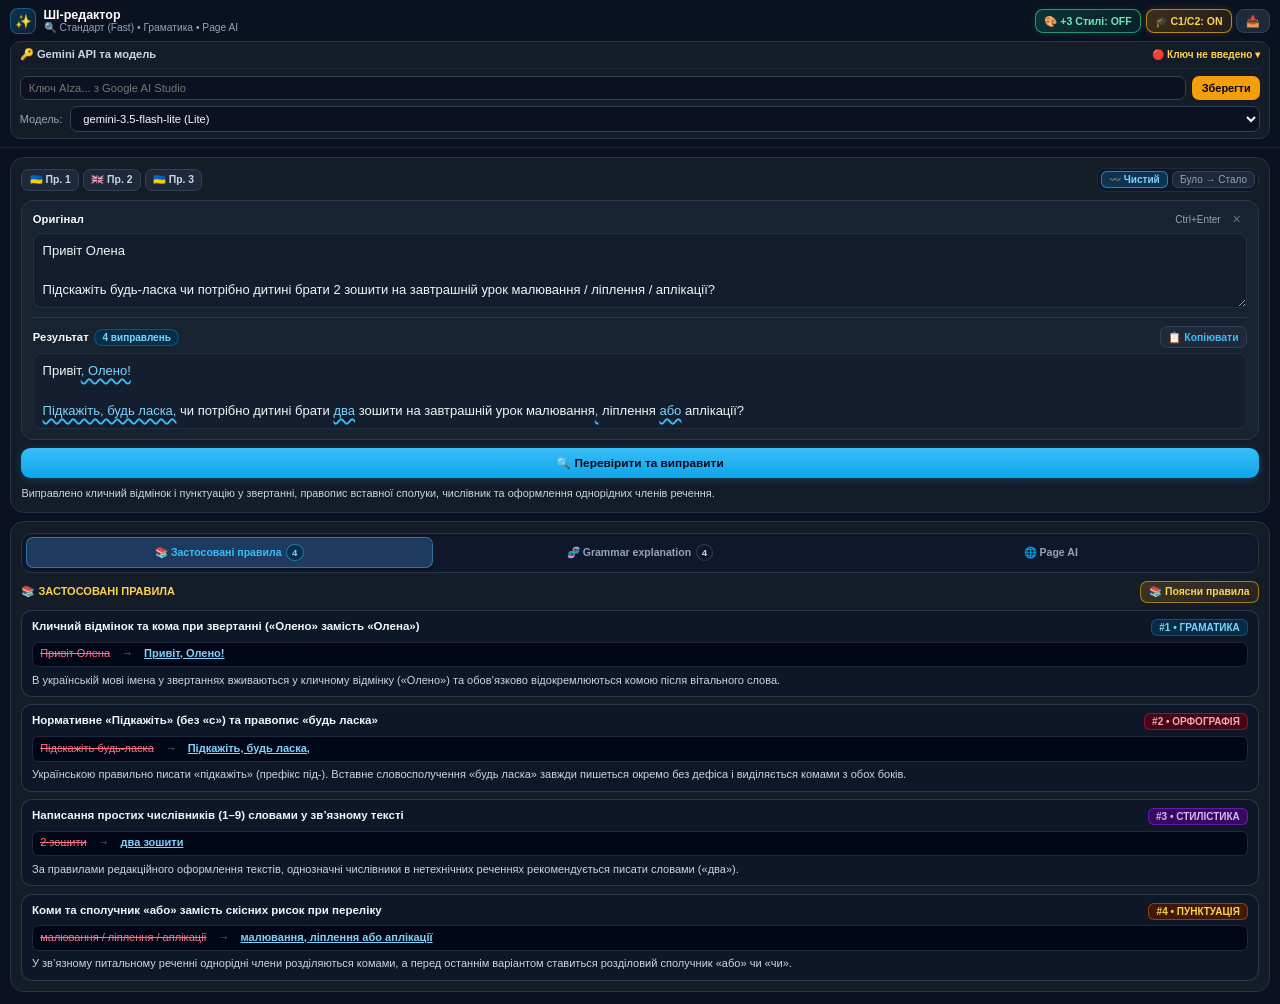
<file: chrome_plugin/sidepanel.html>
<!DOCTYPE html>
<html lang="uk">
<head>
  <meta charset="UTF-8">
  <meta name="viewport" content="width=device-width, initial-scale=1.0">
  <title>ШІ-редактор та Виправлення</title>
  <link rel="stylesheet" href="./sidepanel.css">
</head>
<body data-sidepanel-standalone="true">
  <div class="sidepanel-root">
    <!-- Sticky Sidebar Header + Collapsible API Key Drawer -->
    <header class="sp-header">
      <div class="sp-header-top">
        <div class="sp-brand">
          <span class="sp-brand-icon">✨</span>
          <div>
            <div class="sp-brand-title">ШІ-редактор</div>
            <div id="spModeSubtitle" class="sp-brand-sub">🔍 Стандарт (Fast) • Граматика • Page AI</div>
          </div>
        </div>
        <div class="sp-header-actions">
          <button id="btnToggleQuickMode" type="button" class="ext-btn-quick ext-btn-quick-active" aria-pressed="false" title="Варіант 2: за замовчуванням миттєво генерується лише «🔍 Стандарт». Натисніть «🎨 +3 Стилі», щоб додати генерацію Short / Formal / Corp">
            🎨 +3 Стилі
          </button>
          <button id="btnToggleCamC1C2" type="button" class="ext-btn-cam ext-btn-cam-active" aria-pressed="true" title="Суворий режим Cambridge C1/C2 (CAE/CPE): перевіряє всі 12 розділів поглибленої граматики (Unreal Past, Modal Idioms, Inversion, Subjunctive, Conditionals, Collocations)">
            🎓 C1/C2: ON
          </button>
          <button id="btnGrabPageSelection" type="button" class="ext-btn-secondary" title="Взяти виділений мишкою текст з активної вкладки">
            📥
          </button>
        </div>
      </div>

      <details id="extApiKeyDetails" class="sp-key-details" open>
        <summary class="sp-key-summary">
          <span>🔑 Gemini API та модель</span>
          <span id="extKeyStatusBadge" class="text-[10px] text-amber-300 font-semibold">🔴 Ключ не введено ▾</span>
        </summary>
        <div class="sp-key-body">
          <div class="flex gap-1.5">
            <input id="extApiKeyInput" type="password" autocomplete="off" spellcheck="false" placeholder="Ключ AIza... з Google AI Studio" class="ext-input">
            <button id="btnExtSaveKey" type="button" class="ext-btn-save">Зберегти</button>
          </div>
          <div class="flex items-center justify-between gap-2">
            <label for="extModelSelect" class="text-[11px] text-slate-400 font-medium">Модель:</label>
            <select id="extModelSelect" class="ext-input">
              <option value="gemini-3.1-flash-lite" selected>gemini-3.1-flash-lite (Найшвидша Lite)</option>
              <option value="gemini-3.6-flash">gemini-3.6-flash (Швидка Flash, minimal)</option>
              <option value="gemini-3.5-flash-lite">gemini-3.5-flash-lite (Lite)</option>
              <option value="gemini-3.8-flash">gemini-3.8-flash (Розумна Flash)</option>
              <option value="gemini-4-argon">gemini-4-argon (Глибока)</option>
            </select>
          </div>
        </div>
      </details>
    </header>

    <!-- Main Sidebar Content -->
    <main class="sp-main">
      <!-- Editor Card -->
      <section class="ai-editor-shell">
        <!-- 4-Style Segmented Switcher (Default / Short / Formal / Corp) — shown when Styles mode is enabled -->
        <div id="styleVariantBar" class="style-variant-bar hidden" role="tablist" aria-label="Стиль результату">
          <button type="button" data-style-variant="default" class="style-variant-btn style-variant-btn-active" title="Стандартне виправлення зі збереженням тону">
            🔍 Стандарт
          </button>
          <button type="button" data-style-variant="short" class="style-variant-btn" title="Короткий та лаконічний варіант">
            ⚡ Short
          </button>
          <button type="button" data-style-variant="formal" class="style-variant-btn" title="Офіційно-діловий стиль">
            🎩 Formal
          </button>
          <button type="button" data-style-variant="corp" class="style-variant-btn" title="Корпоративний стиль для робочих чатів і листів">
            💼 Corp
          </button>
        </div>

        <!-- Compact Presets + Diff Mode Toggle Row -->
        <div class="sp-toolbar-row">
          <div class="sp-presets-group" aria-label="Швидкі приклади">
            <button type="button" data-preset="uk_parent_note" class="proofread-preset-btn ext-chip-btn" title="Український приклад: повідомлення вчителю">🇺🇦 Пр. 1</button>
            <button type="button" data-preset="en_team_note" class="proofread-preset-btn ext-chip-btn" title="Англійський приклад: робоче повідомлення">🇬🇧 Пр. 2</button>
            <button type="button" data-preset="uk_story" class="proofread-preset-btn ext-chip-btn" title="Український приклад: пізнавальна нотатка">🇺🇦 Пр. 3</button>
          </div>
          <div class="sp-diff-toggle" role="group" aria-label="Режим підсвітки">
            <button id="btnDiffModeWavy" type="button" class="px-2 py-0.5 rounded-md bg-sky-500/20 border border-sky-400/60 text-sky-300 font-bold text-[10px] transition">
              〰️ Чистий
            </button>
            <button id="btnDiffModeInline" type="button" class="px-2 py-0.5 rounded-md bg-slate-800 border border-slate-700 text-slate-400 font-medium text-[10px] transition">
              Було → Стало
            </button>
          </div>
        </div>

        <!-- Stacked Оригінал & Результат Card -->
        <div class="ai-editor-boxes-card">
          <!-- BOX 1: Оригінал -->
          <div class="sp-box-section">
            <div class="sp-box-header">
              <label for="proofreadOriginalInput" class="sp-box-title">Оригінал</label>
              <div class="flex items-center gap-1.5">
                <span class="text-[10px] text-slate-400">Ctrl+Enter</span>
                <button id="btnClearOriginal" type="button" class="sp-clear-btn" title="Очистити поле вводу">✕</button>
              </div>
            </div>
            <textarea id="proofreadOriginalInput" rows="3" spellcheck="false" placeholder="Введіть або вставте текст..." class="proofread-textarea"></textarea>
          </div>

          <div class="sp-box-divider"></div>

          <!-- BOX 2: Результат -->
          <div class="sp-box-section">
            <div class="sp-box-header">
              <div class="sp-result-meta-group">
                <span class="sp-box-title">Результат</span>
                <span id="proofreadChangesCountBadge" class="text-[10px] font-bold px-2 py-0.5 rounded-full bg-sky-950 text-sky-300 border border-sky-700/70">0 змін</span>
                <span id="proofreadTimingBadge" class="sp-timing-badge hidden" title="Час відповіді та використана модель Gemini"></span>
              </div>
              <button id="btnCopyProofread" type="button" title="Скопіювати активний варіант у буфер обміну" class="ext-copy-btn shrink-0">
                📋 Копіювати
              </button>
            </div>
            <div id="proofreadResultBox" class="proofread-result-text"></div>
          </div>
        </div>

        <!-- Active Style Explanation Note -->
        <div id="proofreadStyleNote" class="sp-style-note"></div>

        <!-- Primary Action CTA -->
        <button id="btnRunProofread" type="button" class="ext-btn-primary">
          🔍 Перевірити та виправити
        </button>
        <p id="proofreadSummaryText" class="sp-summary-text"></p>
      </section>

      <!-- 3-Tab Analysis & Page Assistant Section -->
      <section class="ai-editor-shell sp-rules-section">
        <div class="sp-analysis-tabs" role="tablist" aria-label="Аналіз та асистент сторінки">
          <button id="btnTabAppliedRules" type="button" data-analysis-tab="rules" class="sp-analysis-tab sp-analysis-tab-active" role="tab" aria-selected="true" title="Застосовані правила виправлення">
            <span>📚 Застосовані правила</span>
            <span id="appliedRulesTabBadge" class="sp-tab-badge">0</span>
          </button>
          <button id="btnTabGrammarExplanation" type="button" data-analysis-tab="grammar" class="sp-analysis-tab" role="tab" aria-selected="false" title="Grammar explanation — повний граматичний розбір речення">
            <span>🧬 Grammar explanation</span>
            <span id="grammarExplanationTabBadge" class="sp-tab-badge">0</span>
          </button>
          <button id="btnTabPageAssistant" type="button" data-analysis-tab="page" class="sp-analysis-tab" role="tab" aria-selected="false" title="Page Assistant — запитання по поточній сторінці або виділеному тексту">
            <span>🌐 Page AI</span>
            <span id="pageSelectionActiveDot" class="sp-selection-dot hidden" title="Виділено текст на сторінці"></span>
          </button>
        </div>

        <!-- TAB 1 PANEL: Застосовані правила -->
        <div id="proofreadRulesPanel" class="space-y-2">
          <div class="sp-rules-header">
            <span class="text-[11px] font-extrabold text-amber-300 uppercase">📚 Застосовані правила</span>
            <button id="btnExplainRules" type="button" class="ext-btn-explain" title="Згенерувати детальне пояснення застосованих правил та граматичний розбір речення">
              📚 Поясни правила
            </button>
          </div>
          <div id="proofreadRulesContainer" class="space-y-2"></div>
        </div>

        <!-- TAB 2 PANEL: Grammar explanation -->
        <div id="grammarExplanationPanel" class="space-y-2 hidden">
          <div class="sp-rules-header">
            <span class="text-[11px] font-extrabold text-sky-300 uppercase">🧬 Grammar explanation</span>
            <button id="btnExplainGrammar" type="button" class="ext-btn-explain" title="Згенерувати повний синтаксичний і граматичний розбір речення">
              🧬 Поясни граматику
            </button>
          </div>
          <div id="grammarExplanationContainer" class="space-y-2"></div>
        </div>

        <!-- TAB 3 PANEL: Page Assistant (Selection-Aware + Context Cache) -->
        <div id="pageAssistantPanel" class="space-y-2.5 hidden">
          <div class="sp-rules-header">
            <div class="flex items-center gap-1.5">
              <span class="text-[11px] font-extrabold text-emerald-300 uppercase">🌐 Page Assistant</span>
              <span id="pageAssistantCacheBadge" class="sp-cache-badge">🆕 Кеш порожній</span>
            </div>
            <button id="btnRefreshPageContext" type="button" class="ext-chip-btn" title="Скинути кеш сторінки та зчитати актуальний текст і виділення заново">
              🔄 Скинути кеш
            </button>
          </div>

          <!-- Active Page Metadata Bar -->
          <div id="pageAssistantContextMeta" class="sp-page-context-bar">
            📄 Контекст активної сторінки зчитується автоматично
          </div>

          <!-- Auto-Detected Page Selection Priority Card -->
          <div id="pageAssistantSelectionCard" class="sp-selection-priority-card hidden">
            <div class="sp-selection-card-header">
              <span class="sp-selection-badge">🎯 Пріоритет: виділений текст на сторінці</span>
              <button id="btnClearPageSelectionFocus" type="button" class="sp-selection-ignore-btn" title="Ігнорувати виділення та відповідати по всій сторінці">
                ✕ Уся сторінка
              </button>
            </div>
            <div id="pageAssistantSelectionPreview" class="sp-selection-preview-text"></div>
          </div>

          <!-- Quick Starter Prompts -->
          <div class="sp-presets-group flex-wrap" aria-label="Швидкі запити по сторінці">
            <button type="button" data-page-preset="Поясни головну суть та зроби короткий зміст (summary)." class="page-preset-btn ext-chip-btn">📝 Короткий зміст</button>
            <button type="button" data-page-preset="Випиши ключові тези, факти та висновки." class="page-preset-btn ext-chip-btn">🔑 Головні тези</button>
            <button type="button" data-page-preset="Поясни граматику, лексику та переклад цього фрагмента або тексту." class="page-preset-btn ext-chip-btn">🎓 Розбір і переклад</button>
            <button type="button" data-page-preset="Знайди запитання чи завдання та дай правильні відповіді з коротким поясненням." class="page-preset-btn ext-chip-btn">❓ Відповіді на питання</button>
          </div>

          <!-- Question / Prompt Input -->
          <div class="ai-editor-boxes-card">
            <div class="sp-box-section">
              <div class="sp-box-header">
                <label for="pageAssistantInput" class="sp-box-title">Запитання або промпт</label>
                <div class="flex items-center gap-1.5">
                  <span class="text-[10px] text-slate-400">Ctrl+Enter</span>
                  <button id="btnClearPagePrompt" type="button" class="sp-clear-btn" title="Очистити запитання">✕</button>
                </div>
              </div>
              <textarea id="pageAssistantInput" rows="2" spellcheck="false" placeholder="Запитайте будь-що про виділений фрагмент або поточну сторінку..." class="proofread-textarea"></textarea>
            </div>
          </div>

          <!-- Primary Ask Button -->
          <button id="btnAskPageAssistant" type="button" class="ext-btn-primary">
            🤖 Запитати по сторінці
          </button>

          <!-- Assistant Answer Card -->
          <div id="pageAssistantResultWrap" class="ai-editor-boxes-card hidden">
            <div class="sp-box-section">
              <div class="sp-box-header">
                <div class="flex items-center gap-1.5">
                  <span class="sp-box-title text-emerald-300">Відповідь Page AI</span>
                  <span id="pageAssistantScopeBadge" class="text-[10px] font-bold px-2 py-0.5 rounded-full bg-emerald-950 text-emerald-300 border border-emerald-700/70">Сторінка</span>
                </div>
                <button id="btnCopyPageAnswer" type="button" title="Скопіювати відповідь у буфер обміну" class="ext-copy-btn">
                  📋 Копіювати
                </button>
              </div>
              <div id="pageAssistantAnswerBox" class="proofread-result-text sp-assistant-answer"></div>
            </div>
          </div>
        </div>
      </section>
    </main>
  </div>

  <!-- Toast Banner -->
  <div id="extToastBanner" class="sp-toast hidden"></div>

  <script src="./ext_state.js"></script>
  <script src="./ext_diff.js"></script>
  <script src="./ext_proofread.js"></script>
  <script src="./ext_page_ai.js"></script>
  <script src="./ext_ui.js"></script>
</body>
</html>
</file>
<file: chrome_plugin/sidepanel.css>
/* Standalone Sidebar-Adapted Styles for Chrome Side Panel (chrome_plugin/sidepanel.html) */
:root {
  color-scheme: dark;
}

* {
  box-sizing: border-box;
  font-family: -apple-system, BlinkMacSystemFont, 'Segoe UI', Roboto, Inter, sans-serif;
}

html,
body {
  margin: 0;
  padding: 0;
  width: 100%;
  min-height: 100dvh;
  background-color: #0b1120;
  color: #f8fafc;
  overflow-x: hidden;
  scrollbar-width: thin;
  scrollbar-color: #334155 transparent;
}

.hidden {
  display: none !important;
}

/* Root Sidebar Container with Container Queries for narrow (300px–420px) Side Panel */
.sidepanel-root {
  container-type: inline-size;
  container-name: sidepanel;
  display: flex;
  flex-direction: column;
  min-height: 100dvh;
  padding-bottom: 0.75rem;
}

/* Sticky Top Header & API Drawer */
.sp-header {
  position: sticky;
  top: 0;
  z-index: 30;
  background: rgba(11, 17, 32, 0.94);
  backdrop-filter: blur(10px);
  border-bottom: 1px solid #1e293b;
  padding: 0.5rem 0.625rem;
  display: flex;
  flex-direction: column;
  gap: 0.4rem;
}

.sp-header-top {
  display: flex;
  align-items: center;
  justify-content: space-between;
  gap: 0.4rem;
}

.sp-header-actions {
  display: flex;
  align-items: center;
  gap: 0.3rem;
  flex-shrink: 0;
}

.ext-btn-cam {
  background-color: #1e293b;
  color: #94a3b8;
  border: 1px solid #334155;
  border-radius: 0.5rem;
  padding: 0.28rem 0.5rem;
  font-size: 0.66rem;
  font-weight: 800;
  cursor: pointer;
  white-space: nowrap;
  transition: all 0.14s ease;
}

.ext-btn-cam:hover {
  border-color: #64748b;
  color: #e2e8f0;
}

.ext-btn-cam-active {
  background: linear-gradient(135deg, rgba(245, 158, 11, 0.22), rgba(217, 119, 6, 0.12)) !important;
  color: #fcd34d !important;
  border-color: rgba(251, 191, 36, 0.65) !important;
  box-shadow: 0 0 8px rgba(245, 158, 11, 0.18);
}

.ext-btn-quick {
  background-color: #1e293b;
  color: #cbd5e1;
  border: 1px solid #334155;
  border-radius: 0.5rem;
  padding: 0.28rem 0.5rem;
  font-size: 0.66rem;
  font-weight: 800;
  cursor: pointer;
  white-space: nowrap;
  transition: all 0.14s ease;
}

.ext-btn-quick:hover {
  border-color: #64748b;
  color: #ffffff;
}

.ext-btn-quick-active {
  background: linear-gradient(135deg, rgba(16, 185, 129, 0.22), rgba(5, 150, 105, 0.12)) !important;
  color: #6ee7b7 !important;
  border-color: rgba(52, 211, 153, 0.65) !important;
  box-shadow: 0 0 8px rgba(16, 185, 129, 0.18);
}

.ext-btn-styles-active {
  background: linear-gradient(135deg, rgba(168, 85, 247, 0.22), rgba(126, 34, 206, 0.14)) !important;
  color: #d8b4fe !important;
  border-color: rgba(192, 132, 252, 0.65) !important;
  box-shadow: 0 0 8px rgba(168, 85, 247, 0.18);
}

.ext-btn-explain {
  background: linear-gradient(135deg, rgba(245, 158, 11, 0.18), rgba(217, 119, 6, 0.1));
  color: #fcd34d;
  border: 1px solid rgba(251, 191, 36, 0.55);
  border-radius: 0.45rem;
  padding: 0.22rem 0.5rem;
  font-size: 0.65rem;
  font-weight: 700;
  cursor: pointer;
  white-space: nowrap;
  transition: all 0.14s ease;
}

.ext-btn-explain:hover {
  background: linear-gradient(135deg, rgba(245, 158, 11, 0.28), rgba(217, 119, 6, 0.18));
  color: #fef08a;
  border-color: #fbbf24;
}

.ext-btn-explain:disabled {
  opacity: 0.6;
  cursor: wait;
}

.sp-brand {
  display: flex;
  align-items: center;
  gap: 0.45rem;
  min-width: 0;
}

.sp-brand-icon {
  display: inline-flex;
  align-items: center;
  justify-content: center;
  width: 1.65rem;
  height: 1.65rem;
  border-radius: 0.5rem;
  background: linear-gradient(135deg, rgba(14, 165, 233, 0.25), rgba(56, 189, 248, 0.1));
  border: 1px solid rgba(56, 189, 248, 0.35);
  font-size: 0.85rem;
  flex-shrink: 0;
}

.sp-brand-title {
  font-size: 0.78rem;
  font-weight: 800;
  color: #ffffff;
  line-height: 1.15;
}

.sp-brand-sub {
  font-size: 0.64rem;
  color: #94a3b8;
  line-height: 1.15;
  white-space: nowrap;
  overflow: hidden;
  text-overflow: ellipsis;
}

.sp-key-details {
  background-color: #131c27;
  border: 1px solid #263548;
  border-radius: 0.65rem;
  padding: 0.38rem 0.55rem;
}

.sp-key-summary {
  font-size: 0.7rem;
  font-weight: 700;
  color: #cbd5e1;
  cursor: pointer;
  display: flex;
  align-items: center;
  justify-content: space-between;
  gap: 0.4rem;
  list-style: none;
}

.sp-key-summary::-webkit-details-marker {
  display: none;
}

.sp-key-body {
  margin-top: 0.45rem;
  padding-top: 0.45rem;
  border-top: 1px solid #1e293b;
  display: flex;
  flex-direction: column;
  gap: 0.4rem;
}

/* Main Content Stack */
.sp-main {
  display: flex;
  flex-direction: column;
  gap: 0.55rem;
  padding: 0.55rem 0.625rem 0.25rem;
  flex: 1;
}

.ai-editor-shell {
  background-color: #131c27;
  border: 1px solid #263548;
  border-radius: 0.85rem;
  padding: 0.65rem;
  display: flex;
  flex-direction: column;
  gap: 0.5rem;
}

/* 4-Style Segmented Switcher (Default / Short / Formal / Corp) */
.style-variant-bar {
  display: grid;
  grid-template-columns: repeat(4, minmax(0, 1fr));
  gap: 0.25rem;
  background-color: #0f172a;
  padding: 0.22rem;
  border-radius: 0.65rem;
  border: 1px solid #263548;
}

/* Automatically switch to 2x2 grid when Side Panel is dragged narrower than 325px */
@container sidepanel (max-width: 325px) {
  .style-variant-bar {
    grid-template-columns: repeat(2, minmax(0, 1fr));
  }
}

.style-variant-btn {
  border: 1px solid transparent;
  background: transparent;
  color: #94a3b8;
  font-size: 0.68rem;
  font-weight: 700;
  padding: 0.36rem 0.2rem;
  border-radius: 0.45rem;
  cursor: pointer;
  transition: all 0.14s ease;
  text-align: center;
  white-space: nowrap;
  overflow: hidden;
  text-overflow: ellipsis;
}

.style-variant-btn:hover {
  color: #e2e8f0;
  background-color: rgba(30, 41, 59, 0.7);
}

.style-variant-btn-active {
  background-color: #1e3a5f !important;
  color: #38bdf8 !important;
  border-color: rgba(56, 189, 248, 0.45) !important;
  box-shadow: 0 1px 3px rgba(0, 0, 0, 0.3);
}

/* Compact Toolbar Row (Presets + Diff Toggle) */
.sp-toolbar-row {
  display: flex;
  flex-wrap: wrap;
  align-items: center;
  justify-content: space-between;
  gap: 0.35rem;
}

.sp-presets-group {
  display: flex;
  align-items: center;
  gap: 0.25rem;
}

.sp-diff-toggle {
  display: inline-flex;
  align-items: center;
  gap: 0.25rem;
  background-color: #0f172a;
  padding: 0.15rem;
  border-radius: 0.5rem;
  border: 1px solid #1e293b;
}

.ext-chip-btn {
  background-color: #1e293b;
  color: #cbd5e1;
  border: 1px solid #334155;
  border-radius: 0.45rem;
  padding: 0.22rem 0.45rem;
  font-size: 0.65rem;
  font-weight: 600;
  cursor: pointer;
  transition: all 0.14s ease;
  white-space: nowrap;
}

.ext-chip-btn:hover {
  background-color: #334155;
  color: #ffffff;
}

/* Stacked Editor Card (Оригінал + Результат) */
.ai-editor-boxes-card {
  background-color: #182332;
  border: 1px solid #29384c;
  border-radius: 0.75rem;
  padding: 0.6rem 0.65rem;
  display: flex;
  flex-direction: column;
  gap: 0.5rem;
}

.sp-box-section {
  display: flex;
  flex-direction: column;
  gap: 0.3rem;
}

.sp-box-header {
  display: flex;
  align-items: center;
  justify-content: space-between;
  gap: 0.4rem;
}

.sp-result-meta-group {
  display: flex;
  flex-wrap: wrap;
  align-items: center;
  gap: 0.35rem;
  min-width: 0;
}

.sp-timing-badge {
  font-size: 0.625rem;
  font-weight: 600;
  color: #94a3b8;
  background-color: rgba(15, 23, 42, 0.8);
  border: 1px solid #334155;
  border-radius: 9999px;
  padding: 0.125rem 0.45rem;
  white-space: nowrap;
}

.sp-box-title {
  font-size: 0.7rem;
  font-weight: 800;
  color: #f8fafc;
  letter-spacing: 0.01em;
}

.sp-clear-btn {
  background: transparent;
  border: 1px solid transparent;
  color: #64748b;
  font-size: 0.68rem;
  line-height: 1;
  padding: 0.15rem 0.3rem;
  border-radius: 0.35rem;
  cursor: pointer;
}

.sp-clear-btn:hover {
  color: #f87171;
  background-color: rgba(239, 68, 68, 0.12);
}

.sp-box-divider {
  border-top: 1px solid #263548;
  margin: 0.05rem 0;
}

.proofread-textarea {
  width: 100%;
  background: rgba(15, 23, 42, 0.45);
  border: 1px solid rgba(51, 65, 85, 0.55);
  border-radius: 0.5rem;
  padding: 0.45rem 0.55rem;
  color: #f1f5f9;
  font-size: 0.8125rem;
  line-height: 1.5;
  resize: vertical;
  min-height: 4.1rem;
  max-height: 10rem;
  field-sizing: content;
}

.proofread-textarea:focus {
  outline: none;
  border-color: rgba(56, 189, 248, 0.65);
  background: rgba(15, 23, 42, 0.75);
}

.proofread-result-text {
  color: #f1f5f9;
  font-size: 0.8125rem;
  line-height: 1.55;
  white-space: pre-wrap;
  word-break: break-word;
  user-select: text;
  min-height: 3.1rem;
  background: rgba(15, 23, 42, 0.35);
  border: 1px solid rgba(51, 65, 85, 0.4);
  border-radius: 0.5rem;
  padding: 0.45rem 0.55rem;
}

.sp-style-note {
  font-size: 0.68rem;
  line-height: 1.4;
  color: #cbd5e1;
  background-color: rgba(15, 23, 42, 0.7);
  border: 1px solid #1e293b;
  border-radius: 0.55rem;
  padding: 0.4rem 0.55rem;
}

.sp-summary-text {
  font-size: 0.68rem;
  line-height: 1.4;
  color: #cbd5e1;
  margin: 0;
}

/* Applied Rules, Grammar Explanation & Page Assistant Section in Narrow Sidebar */
.sp-rules-section {
  gap: 0.5rem;
}

.sp-analysis-tabs {
  display: grid;
  grid-template-columns: repeat(3, minmax(0, 1fr));
  gap: 0.25rem;
  background-color: #0f172a;
  padding: 0.22rem;
  border-radius: 0.65rem;
  border: 1px solid #263548;
}

@container sidepanel (max-width: 340px) {
  .sp-analysis-tabs {
    grid-template-columns: 1fr;
  }
}

.sp-analysis-tab {
  display: inline-flex;
  align-items: center;
  justify-content: center;
  gap: 0.28rem;
  border: 1px solid transparent;
  background: transparent;
  color: #94a3b8;
  font-size: 0.66rem;
  font-weight: 700;
  padding: 0.38rem 0.25rem;
  border-radius: 0.45rem;
  cursor: pointer;
  transition: all 0.14s ease;
  text-align: center;
  white-space: nowrap;
  overflow: hidden;
  text-overflow: ellipsis;
}

.sp-analysis-tab:hover {
  color: #e2e8f0;
  background-color: rgba(30, 41, 59, 0.7);
}

.sp-analysis-tab-active {
  background-color: #1e3a5f !important;
  color: #38bdf8 !important;
  border-color: rgba(56, 189, 248, 0.45) !important;
  box-shadow: 0 1px 3px rgba(0, 0, 0, 0.3);
}

.sp-tab-badge {
  display: inline-flex;
  align-items: center;
  justify-content: center;
  min-width: 1.1rem;
  height: 1.05rem;
  padding: 0 0.28rem;
  border-radius: 9999px;
  font-size: 0.6rem;
  font-weight: 800;
  background-color: rgba(15, 23, 42, 0.85);
  color: #cbd5e1;
  border: 1px solid rgba(100, 116, 139, 0.4);
  flex-shrink: 0;
}

.sp-analysis-tab-active .sp-tab-badge {
  background-color: rgba(8, 47, 73, 0.95);
  color: #7dd3fc;
  border-color: rgba(56, 189, 248, 0.5);
}

.sp-selection-dot {
  width: 0.45rem;
  height: 0.45rem;
  border-radius: 9999px;
  background-color: #fbbf24;
  box-shadow: 0 0 6px rgba(251, 191, 36, 0.85);
  flex-shrink: 0;
}

.sp-rules-header {
  display: flex;
  align-items: center;
  justify-content: space-between;
  gap: 0.4rem;
}

/* Tab 2: Grammar Explanation Overview & Construction Cards */
.grammar-overview-card {
  background: linear-gradient(145deg, rgba(15, 23, 42, 0.92), rgba(8, 47, 73, 0.35));
  border: 1px solid rgba(56, 189, 248, 0.38);
  border-radius: 0.65rem;
  padding: 0.55rem 0.65rem;
  display: flex;
  flex-direction: column;
  gap: 0.4rem;
}

.grammar-overview-item {
  display: flex;
  flex-direction: column;
  gap: 0.15rem;
}

.grammar-overview-label {
  font-size: 0.62rem;
  font-weight: 800;
  text-transform: uppercase;
  letter-spacing: 0.03em;
  color: #38bdf8;
}

.grammar-overview-value {
  font-size: 0.7rem;
  color: #f1f5f9;
  line-height: 1.4;
}

.grammar-formula-box {
  font-size: 0.68rem;
  font-family: ui-monospace, SFMono-Regular, Menlo, Consolas, monospace;
  background-color: rgba(2, 6, 23, 0.88);
  border: 1px solid rgba(56, 189, 248, 0.3);
  color: #bae6fd;
  padding: 0.3rem 0.5rem;
  border-radius: 0.45rem;
  line-height: 1.45;
  word-break: break-word;
}

.grammar-item-card {
  background-color: rgba(15, 23, 42, 0.85);
  border: 1px solid rgba(51, 65, 85, 0.8);
  border-radius: 0.65rem;
  padding: 0.5rem 0.6rem;
  display: flex;
  flex-direction: column;
  gap: 0.35rem;
  transition: border-color 0.14s ease, background-color 0.14s ease;
}

.grammar-item-card:hover {
  background-color: #0f172a;
  border-color: rgba(56, 189, 248, 0.55);
}

.grammar-fragment-chip {
  font-size: 0.69rem;
  font-family: ui-monospace, SFMono-Regular, Menlo, Consolas, monospace;
  background-color: rgba(2, 6, 23, 0.9);
  border: 1px solid #1e293b;
  color: #7dd3fc;
  padding: 0.22rem 0.45rem;
  border-radius: 0.4rem;
  word-break: break-word;
  line-height: 1.4;
  font-weight: 600;
}

/* Tab 3: Selection-Aware Page Assistant */
.sp-cache-badge {
  display: inline-flex;
  align-items: center;
  padding: 0.1rem 0.4rem;
  border-radius: 9999px;
  font-size: 0.58rem;
  font-weight: 700;
  background-color: rgba(15, 23, 42, 0.85);
  color: #94a3b8;
  border: 1px solid rgba(100, 116, 139, 0.4);
  white-space: nowrap;
}

.sp-cache-badge-active {
  background-color: rgba(2, 44, 34, 0.9);
  color: #6ee7b7;
  border-color: rgba(16, 185, 129, 0.55);
}

.sp-page-context-bar {
  font-size: 0.66rem;
  color: #cbd5e1;
  background-color: rgba(15, 23, 42, 0.75);
  border: 1px solid #1e293b;
  border-radius: 0.5rem;
  padding: 0.35rem 0.5rem;
  line-height: 1.35;
  word-break: break-word;
}

.sp-selection-priority-card {
  background: linear-gradient(135deg, rgba(245, 158, 11, 0.15), rgba(14, 165, 233, 0.12));
  border: 1px solid rgba(251, 191, 36, 0.55);
  border-radius: 0.6rem;
  padding: 0.45rem 0.55rem;
  display: flex;
  flex-direction: column;
  gap: 0.3rem;
}

.sp-selection-card-header {
  display: flex;
  align-items: center;
  justify-content: space-between;
  gap: 0.35rem;
}

.sp-selection-badge {
  font-size: 0.64rem;
  font-weight: 800;
  color: #fde68a;
}

.sp-selection-ignore-btn {
  background-color: rgba(15, 23, 42, 0.75);
  color: #cbd5e1;
  border: 1px solid rgba(148, 163, 184, 0.35);
  border-radius: 0.35rem;
  padding: 0.12rem 0.38rem;
  font-size: 0.6rem;
  font-weight: 700;
  cursor: pointer;
  white-space: nowrap;
}

.sp-selection-ignore-btn:hover {
  color: #ffffff;
  border-color: #94a3b8;
}

.sp-selection-preview-text {
  font-size: 0.68rem;
  color: #f8fafc;
  font-style: italic;
  line-height: 1.4;
  background-color: rgba(2, 6, 23, 0.65);
  border-radius: 0.4rem;
  padding: 0.3rem 0.45rem;
  max-height: 4.5rem;
  overflow-y: auto;
  word-break: break-word;
}

.sp-assistant-answer {
  max-height: 24rem;
  overflow-y: auto;
  white-space: normal;
  display: flex;
  flex-direction: column;
  gap: 0.45rem;
}

.sp-assistant-answer strong {
  color: #f8fafc;
  font-weight: 700;
}

.sp-assistant-answer em {
  color: #bae6fd;
  font-style: italic;
}

.sp-md-p {
  margin: 0;
  line-height: 1.55;
  color: #e2e8f0;
}

.sp-md-h {
  margin: 0.2rem 0 0;
  font-weight: 800;
  line-height: 1.3;
  color: #7dd3fc;
}

.sp-md-h1 { font-size: 0.92rem; }
.sp-md-h2 { font-size: 0.86rem; }
.sp-md-h3 { font-size: 0.8rem; color: #6ee7b7; }
.sp-md-h4 { font-size: 0.76rem; color: #cbd5e1; }

.sp-md-quote {
  margin: 0;
  padding: 0.45rem 0.6rem;
  border-left: 3px solid #10b981;
  background-color: rgba(16, 185, 129, 0.08);
  border-radius: 0 0.45rem 0.45rem 0;
  color: #f1f5f9;
  line-height: 1.55;
}

.sp-md-quote strong {
  color: #fde68a;
}

.sp-md-hr {
  border: 0;
  border-top: 1px solid #334155;
  margin: 0.25rem 0;
}

.sp-md-ul,
.sp-md-ol {
  margin: 0;
  padding-left: 1.15rem;
  display: flex;
  flex-direction: column;
  gap: 0.22rem;
  color: #e2e8f0;
  line-height: 1.5;
}

.sp-md-ul { list-style-type: disc; }
.sp-md-ol { list-style-type: decimal; }

.sp-md-code {
  font-family: ui-monospace, SFMono-Regular, Menlo, Consolas, monospace;
  font-size: 0.73rem;
  background-color: rgba(2, 6, 23, 0.85);
  border: 1px solid #334155;
  color: #7dd3fc;
  padding: 0.05rem 0.3rem;
  border-radius: 0.3rem;
}

.sp-md-pre {
  margin: 0;
  padding: 0.45rem 0.55rem;
  background-color: #020617;
  border: 1px solid #1e293b;
  border-radius: 0.45rem;
  overflow-x: auto;
  font-family: ui-monospace, SFMono-Regular, Menlo, Consolas, monospace;
  font-size: 0.72rem;
  line-height: 1.45;
  color: #e2e8f0;
  white-space: pre;
}

.proofread-rule-card {
  background-color: rgba(15, 23, 42, 0.85);
  border: 1px solid rgba(51, 65, 85, 0.8);
  border-radius: 0.65rem;
  padding: 0.5rem 0.6rem;
  display: flex;
  flex-direction: column;
  gap: 0.35rem;
  cursor: pointer;
  transition: border-color 0.14s ease, background-color 0.14s ease;
}

.proofread-rule-card:hover {
  background-color: #0f172a;
  border-color: rgba(56, 189, 248, 0.6);
}

.sp-rule-top {
  display: flex;
  align-items: flex-start;
  justify-content: space-between;
  gap: 0.35rem;
}

.sp-rule-title {
  font-size: 0.72rem;
  font-weight: 700;
  color: #f1f5f9;
  line-height: 1.35;
}

.sp-rule-diff-chip {
  font-size: 0.69rem;
  font-family: ui-monospace, SFMono-Regular, Menlo, Consolas, monospace;
  background-color: rgba(2, 6, 23, 0.9);
  border: 1px solid #1e293b;
  padding: 0.22rem 0.45rem;
  border-radius: 0.4rem;
  word-break: break-word;
  line-height: 1.4;
}

.sp-rule-desc {
  font-size: 0.69rem;
  color: #cbd5e1;
  line-height: 1.42;
  margin: 0;
}

/* Mode 1: Wavy blue underline */
.diff-wavy-added {
  color: #7dd3fc;
  text-decoration-line: underline;
  text-decoration-style: wavy;
  text-decoration-color: #38bdf8;
  text-underline-offset: 3px;
  text-decoration-thickness: 1.5px;
  border-radius: 0.2rem;
  transition: background-color 0.15s ease;
}

/* Mode 2: Red strikethrough + Blue underline */
.diff-inline-del {
  color: #f87171;
  text-decoration-line: line-through;
  text-decoration-color: #ef4444;
  text-decoration-thickness: 1.5px;
  opacity: 0.92;
  margin-right: 0.15rem;
  border-radius: 0.2rem;
  transition: background-color 0.15s ease;
}

.diff-inline-ins {
  color: #38bdf8;
  text-decoration-line: underline;
  text-decoration-style: solid;
  text-decoration-color: #38bdf8;
  text-underline-offset: 3px;
  text-decoration-thickness: 1.5px;
  border-radius: 0.2rem;
  transition: background-color 0.15s ease;
}

.diff-span-active {
  background-color: rgba(56, 189, 248, 0.24);
  box-shadow: 0 0 0 2px rgba(56, 189, 248, 0.35);
}

/* Buttons & Inputs */
.ext-btn-primary {
  width: 100%;
  background: linear-gradient(180deg, #38bdf8 0%, #0ea5e9 100%);
  color: #020617;
  font-weight: 800;
  font-size: 0.74rem;
  border: none;
  border-radius: 0.6rem;
  padding: 0.5rem 0.75rem;
  cursor: pointer;
  transition: filter 0.15s ease, transform 0.1s ease;
  box-shadow: 0 2px 8px rgba(14, 165, 233, 0.25);
}

.ext-btn-primary:hover {
  filter: brightness(1.07);
}

.ext-btn-primary:active {
  transform: scale(0.99);
}

.ext-btn-primary:disabled {
  opacity: 0.65;
  cursor: wait;
}

.ext-btn-secondary {
  background-color: #1e293b;
  color: #e2e8f0;
  border: 1px solid #334155;
  border-radius: 0.5rem;
  padding: 0.3rem 0.55rem;
  font-size: 0.68rem;
  font-weight: 700;
  cursor: pointer;
  white-space: nowrap;
  transition: background-color 0.14s ease;
}

.ext-btn-secondary:hover {
  background-color: #334155;
}

.ext-btn-save {
  background-color: #f59e0b;
  color: #020617;
  border: none;
  border-radius: 0.45rem;
  padding: 0.3rem 0.6rem;
  font-size: 0.68rem;
  font-weight: 800;
  cursor: pointer;
  white-space: nowrap;
}

.ext-btn-save:hover {
  background-color: #fbbf24;
}

.ext-input {
  flex: 1;
  min-width: 0;
  background-color: #0b1120;
  border: 1px solid #334155;
  border-radius: 0.45rem;
  color: #f8fafc;
  padding: 0.3rem 0.5rem;
  font-size: 0.7rem;
}

.ext-input:focus {
  outline: none;
  border-color: #38bdf8;
}

.ext-copy-btn {
  display: inline-flex;
  align-items: center;
  gap: 0.2rem;
  padding: 0.2rem 0.48rem;
  border-radius: 0.45rem;
  background-color: #1e293b;
  border: 1px solid #334155;
  color: #38bdf8;
  font-size: 0.65rem;
  font-weight: 700;
  cursor: pointer;
  transition: background-color 0.14s ease;
}

.ext-copy-btn:hover {
  background-color: #334155;
  color: #7dd3fc;
}

.sp-toast {
  position: fixed;
  bottom: 0.6rem;
  left: 0.6rem;
  right: 0.6rem;
  background: #1e293b;
  border: 1px solid #38bdf8;
  color: #e0f2fe;
  padding: 0.45rem 0.65rem;
  border-radius: 0.55rem;
  font-size: 0.68rem;
  font-weight: 600;
  text-align: center;
  z-index: 50;
  box-shadow: 0 6px 18px rgba(0, 0, 0, 0.45);
}

/* Minimal utility classes used by tools.js */
.flex { display: flex; }
.flex-wrap { flex-wrap: wrap; }
.items-center { align-items: center; }
.justify-between { justify-content: space-between; }
.gap-1\.5 { gap: 0.375rem; }
.gap-2 { gap: 0.5rem; }
.space-y-1\.5 > * + * { margin-top: 0.375rem; }
.space-y-2 > * + * { margin-top: 0.45rem; }
.space-y-2\.5 > * + * { margin-top: 0.55rem; }
.space-y-3 > * + * { margin-top: 0.7rem; }
.text-xs { font-size: 0.75rem; }
.text-\[11px\] { font-size: 11px; }
.text-\[10px\] { font-size: 10px; }
.font-bold { font-weight: 700; }
.font-extrabold { font-weight: 800; }
.font-semibold { font-weight: 600; }
.font-medium { font-weight: 500; }
.font-mono { font-family: ui-monospace, SFMono-Regular, Menlo, Consolas, monospace; }
.uppercase { text-transform: uppercase; }
.italic { font-style: italic; }
.underline { text-decoration: underline; }
.line-through { text-decoration: line-through; }
.text-white { color: #ffffff; }
.text-slate-100 { color: #f1f5f9; }
.text-slate-200 { color: #e2e8f0; }
.text-slate-300 { color: #cbd5e1; }
.text-slate-400 { color: #94a3b8; }
.text-slate-500 { color: #64748b; }
.text-sky-300 { color: #7dd3fc; }
.text-amber-300 { color: #fcd34d; }
.text-rose-300 { color: #fda4af; }
.text-rose-400 { color: #fb7185; }
.text-emerald-300 { color: #6ee7b7; }
.text-purple-300 { color: #d8b4fe; }
.bg-slate-800 { background-color: #1e293b; }
.bg-slate-900\/70 { background-color: rgba(15, 23, 42, 0.7); }
.bg-slate-900\/85 { background-color: rgba(15, 23, 42, 0.85); }
.bg-slate-950\/90 { background-color: rgba(2, 6, 23, 0.9); }
.bg-sky-500\/20 { background-color: rgba(14, 165, 233, 0.2); }
.bg-sky-950 { background-color: #082f49; }
.bg-sky-950\/90 { background-color: rgba(8, 47, 73, 0.9); }
.bg-amber-950\/90 { background-color: rgba(69, 26, 3, 0.9); }
.bg-rose-950\/90 { background-color: rgba(76, 5, 25, 0.9); }
.bg-emerald-950 { background-color: #022c22; }
.bg-emerald-950\/90 { background-color: rgba(2, 44, 34, 0.9); }
.bg-purple-950\/90 { background-color: rgba(59, 7, 100, 0.9); }
.border { border-width: 1px; border-style: solid; }
.border-slate-700 { border-color: #334155; }
.border-slate-700\/80 { border-color: rgba(51, 65, 85, 0.8); }
.border-slate-800 { border-color: #1e293b; }
.border-sky-400\/60 { border-color: rgba(56, 189, 248, 0.6); }
.border-sky-700\/70 { border-color: rgba(3, 105, 161, 0.7); }
.border-amber-700\/70 { border-color: rgba(180, 83, 9, 0.7); }
.border-rose-700\/70 { border-color: rgba(190, 18, 60, 0.7); }
.border-emerald-700\/70 { border-color: rgba(4, 120, 87, 0.7); }
.border-purple-700\/70 { border-color: rgba(126, 34, 206, 0.7); }
.rounded-md { border-radius: 0.375rem; }
.rounded-lg { border-radius: 0.5rem; }
.rounded-xl { border-radius: 0.75rem; }
.rounded-full { border-radius: 9999px; }
.p-3 { padding: 0.6rem; }
.p-4 { padding: 0.75rem; }
.px-2 { padding-left: 0.45rem; padding-right: 0.45rem; }
.px-2\.5 { padding-left: 0.55rem; padding-right: 0.55rem; }
.py-0\.5 { padding-top: 0.125rem; padding-bottom: 0.125rem; }
.py-1 { padding-top: 0.22rem; padding-bottom: 0.22rem; }
.mr-1\.5 { margin-right: 0.3rem; }
.cursor-pointer { cursor: pointer; }
.text-center { text-align: center; }
.leading-relaxed { line-height: 1.45; }
.transition { transition: all 0.14s ease; }
</file>
